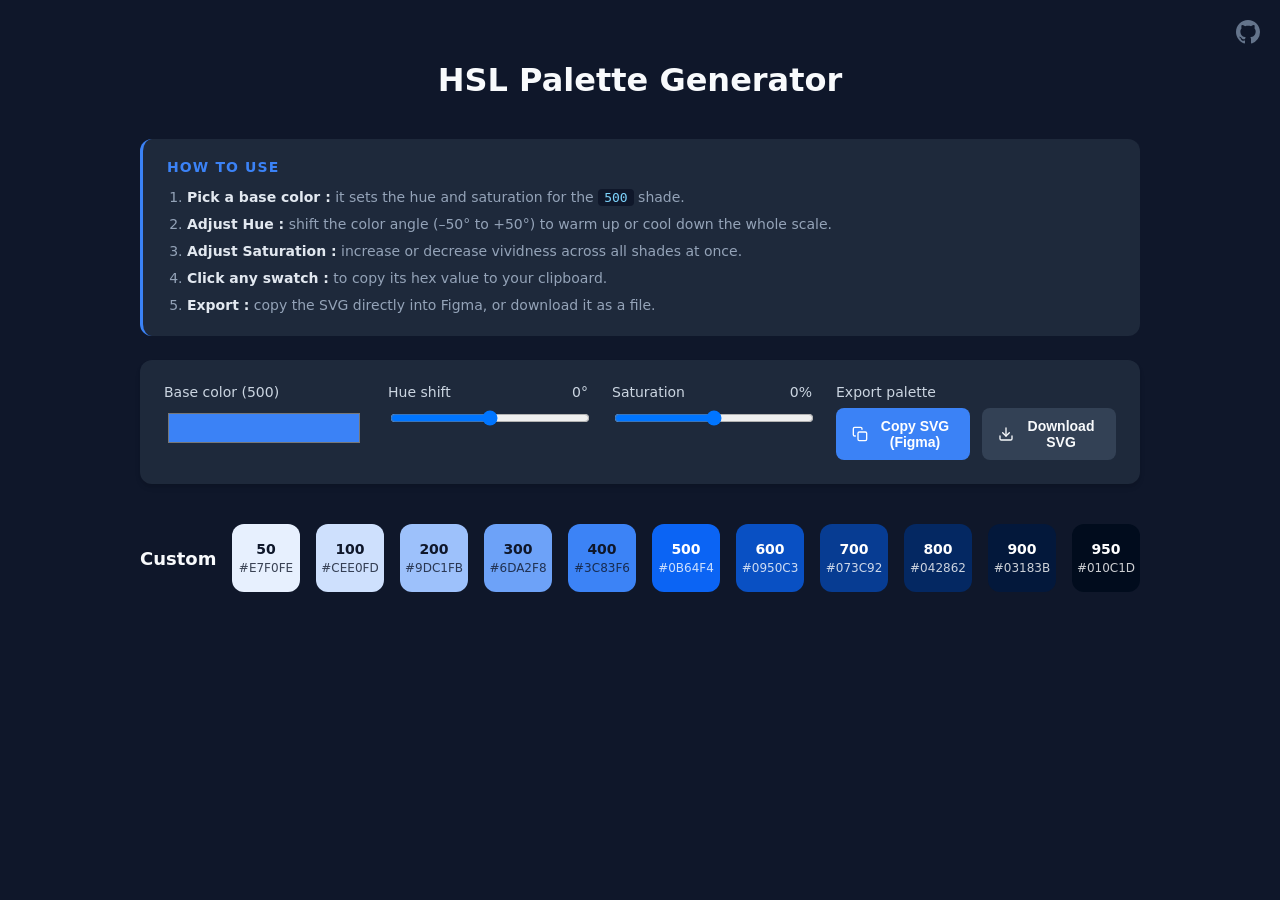
<file: index.html>
<!DOCTYPE html>
<html lang="en">
<head>
    <meta charset="UTF-8">
    <meta name="viewport" content="width=device-width, initial-scale=1.0">
    <title>HSL Palette Generator</title>
    <link rel="stylesheet" href="style.css">
</head>
<body>

    <a href="https://github.com/Nerolpb/hsl-palette-generator" target="_blank" rel="noopener noreferrer" class="github-link" aria-label="View on GitHub">
        <svg width="24" height="24" viewBox="0 0 24 24" fill="currentColor" xmlns="http://www.w3.org/2000/svg">
            <path d="M12 0C5.37 0 0 5.37 0 12c0 5.31 3.435 9.795 8.205 11.385.6.105.825-.255.825-.57 0-.285-.015-1.23-.015-2.235-3.015.555-3.795-.735-4.035-1.41-.135-.345-.72-1.41-1.23-1.695-.42-.225-1.02-.78-.015-.795.945-.015 1.62.87 1.845 1.23 1.08 1.815 2.805 1.305 3.495.99.105-.78.42-1.305.765-1.605-2.67-.3-5.46-1.335-5.46-5.925 0-1.305.465-2.385 1.23-3.225-.12-.3-.54-1.53.12-3.18 0 0 1.005-.315 3.3 1.23.96-.27 1.98-.405 3-.405s2.04.135 3 .405c2.295-1.56 3.3-1.23 3.3-1.23.66 1.65.24 2.88.12 3.18.765.84 1.23 1.905 1.23 3.225 0 4.605-2.805 5.625-5.475 5.925.435.375.81 1.095.81 2.22 0 1.605-.015 2.895-.015 3.3 0 .315.225.69.825.57A12.02 12.02 0 0 0 24 12c0-6.63-5.37-12-12-12z"/>
        </svg>
    </a>

    <h1>HSL Palette Generator</h1>

    <div class="how-to">
        <h2 class="how-to-title">How to use</h2>
        <ol class="how-to-steps">
            <li><strong>Pick a base color :</strong> it sets the hue and saturation for the <code>500</code> shade.</li>
            <li><strong>Adjust Hue :</strong> shift the color angle (–50° to +50°) to warm up or cool down the whole scale.</li>
            <li><strong>Adjust Saturation :</strong> increase or decrease vividness across all shades at once.</li>
            <li><strong>Click any swatch :</strong> to copy its hex value to your clipboard.</li>
            <li><strong>Export :</strong> copy the SVG directly into Figma, or download it as a file.</li>
        </ol>
    </div>

    <div class="controls">
        <div class="control-group">
            <label for="baseColor">Base color (500)</label>
            <input type="color" id="baseColor" value="#3b82f6">
        </div>
        <div class="control-group">
            <label for="hueAdj">
                Hue shift <span id="hueVal">0°</span>
            </label>
            <input type="range" id="hueAdj" min="-50" max="50" value="0">
        </div>
        <div class="control-group">
            <label for="satAdj">
                Saturation <span id="satVal">0%</span>
            </label>
            <input type="range" id="satAdj" min="-50" max="50" value="0">
        </div>
        <div class="control-group actions-group">
            <label>Export palette</label>
            <div class="btn-group">
                <button type="button" id="copySvgBtn" class="btn">
                    <svg width="16" height="16" viewBox="0 0 24 24" fill="none" stroke="currentColor" stroke-width="2" stroke-linecap="round" stroke-linejoin="round" class="icon">
                        <rect x="9" y="9" width="13" height="13" rx="2" ry="2"></rect>
                        <path d="M5 15H4a2 2 0 0 1-2-2V4a2 2 0 0 1 2-2h9a2 2 0 0 1 2 2v1"></path>
                    </svg>
                    Copy SVG (Figma)
                </button>
                <button type="button" id="downloadSvgBtn" class="btn btn-secondary">
                    <svg width="16" height="16" viewBox="0 0 24 24" fill="none" stroke="currentColor" stroke-width="2" stroke-linecap="round" stroke-linejoin="round" class="icon">
                        <path d="M21 15v4a2 2 0 0 1-2 2H5a2 2 0 0 1-2-2v-4"></path>
                        <polyline points="7 10 12 15 17 10"></polyline>
                        <line x1="12" y1="15" x2="12" y2="3"></line>
                    </svg>
                    Download SVG
                </button>
            </div>
        </div>
    </div>

    <div class="palette-container">
        <div class="palette-row">
            <div class="palette-label" id="colorName">Custom</div>
            <div class="swatches" id="swatchContainer"></div>
        </div>
    </div>

    <div class="toast" id="toast">Copied to clipboard!</div>

    <script src="app.js"></script>
</body>
</html>
</file>
<file: style.css>
:root {
    font-family: system-ui, -apple-system, BlinkMacSystemFont, 'Segoe UI', Roboto, Oxygen, Ubuntu, Cantarell, sans-serif;
    background-color: #0f172a;
    color: #f8fafc;
}

body {
    max-width: 1000px;
    margin: 0 auto;
    padding: 40px 20px;
}

h1 {
    text-align: center;
    margin-bottom: 40px;
    font-weight: 600;
}

.github-link {
    position: fixed;
    top: 20px;
    right: 20px;
    color: #64748b;
    transition: color 0.2s, transform 0.2s;
    z-index: 10;
}

.github-link:hover {
    color: #f8fafc;
    transform: scale(1.1);
}

.how-to {
    background-color: #1e293b;
    border-left: 3px solid #3b82f6;
    padding: 20px 24px;
    border-radius: 12px;
    margin-bottom: 24px;
}

.how-to-title {
    font-size: 14px;
    font-weight: 600;
    text-transform: uppercase;
    letter-spacing: 0.08em;
    color: #3b82f6;
    margin: 0 0 12px 0;
}

.how-to-steps {
    margin: 0;
    padding-left: 20px;
    display: flex;
    flex-direction: column;
    gap: 6px;
}

.how-to-steps li {
    font-size: 14px;
    color: #94a3b8;
    line-height: 1.5;
}

.how-to-steps li strong {
    color: #e2e8f0;
}

.how-to-steps li code {
    background: #0f172a;
    color: #7dd3fc;
    padding: 1px 6px;
    border-radius: 4px;
    font-size: 13px;
}

.controls {
    background-color: #1e293b;
    padding: 24px;
    border-radius: 12px;
    display: flex;
    flex-wrap: wrap;
    gap: 24px;
    margin-bottom: 40px;
    box-shadow: 0 4px 6px -1px rgba(0, 0, 0, 0.1), 0 2px 4px -1px rgba(0, 0, 0, 0.06);
}

.control-group {
    flex: 1;
    min-width: 200px;
    display: flex;
    flex-direction: column;
    gap: 8px;
}

label {
    font-size: 14px;
    font-weight: 500;
    color: #cbd5e1;
    display: flex;
    justify-content: space-between;
}

input[type="color"] {
    width: 100%;
    height: 40px;
    border: none;
    border-radius: 8px;
    cursor: pointer;
    background: none;
}

input[type="range"] {
    width: 100%;
    cursor: pointer;
}

.palette-container {
    display: flex;
    flex-direction: column;
    gap: 24px;
}

.palette-row {
    display: flex;
    gap: 12px;
    align-items: center;
}

.palette-label {
    width: 80px;
    font-size: 18px;
    font-weight: 600;
    text-transform: capitalize;
}

.swatches {
    display: flex;
    gap: 16px;
    flex: 1;
    flex-wrap: wrap;
}

.swatch {
    flex: 1;
    min-width: 60px;
    aspect-ratio: 1;
    border-radius: 12px;
    display: flex;
    flex-direction: column;
    align-items: center;
    justify-content: center;
    cursor: pointer;
    transition: transform 0.2s, box-shadow 0.2s;
    position: relative;
}

.swatch:hover {
    transform: scale(1.05);
    box-shadow: 0 10px 15px -3px rgba(0, 0, 0, 0.3);
}

.swatch-name {
    font-weight: 600;
    font-size: 14px;
    margin-bottom: 4px;
}

.swatch-hex {
    font-size: 12px;
    opacity: 0.8;
    text-transform: uppercase;
}

.toast {
    position: fixed;
    bottom: 20px;
    right: 20px;
    background: #10b981;
    color: white;
    padding: 12px 24px;
    border-radius: 8px;
    font-weight: 500;
    opacity: 0;
    transition: opacity 0.3s;
    pointer-events: none;
}

.toast.show {
    opacity: 1;
}

.actions-group {
    min-width: 280px;
    justify-content: flex-end;
}

.btn-group {
    display: flex;
    gap: 12px;
    width: 100%;
}

.btn {
    background-color: #3b82f6;
    color: white;
    border: none;
    padding: 10px 16px;
    border-radius: 8px;
    font-size: 14px;
    font-weight: 600;
    cursor: pointer;
    transition: background-color 0.2s, transform 0.1s, box-shadow 0.2s;
    display: inline-flex;
    align-items: center;
    justify-content: center;
    gap: 8px;
    flex: 1;
}

.btn:hover {
    background-color: #2563eb;
    box-shadow: 0 4px 12px rgba(59, 130, 246, 0.3);
}

.btn:active {
    transform: scale(0.98);
}

.btn-secondary {
    background-color: #334155;
    color: #f8fafc;
}

.btn-secondary:hover {
    background-color: #475569;
    box-shadow: 0 4px 12px rgba(71, 85, 105, 0.3);
}

.icon {
    display: inline-block;
    flex-shrink: 0;
}
</file>
